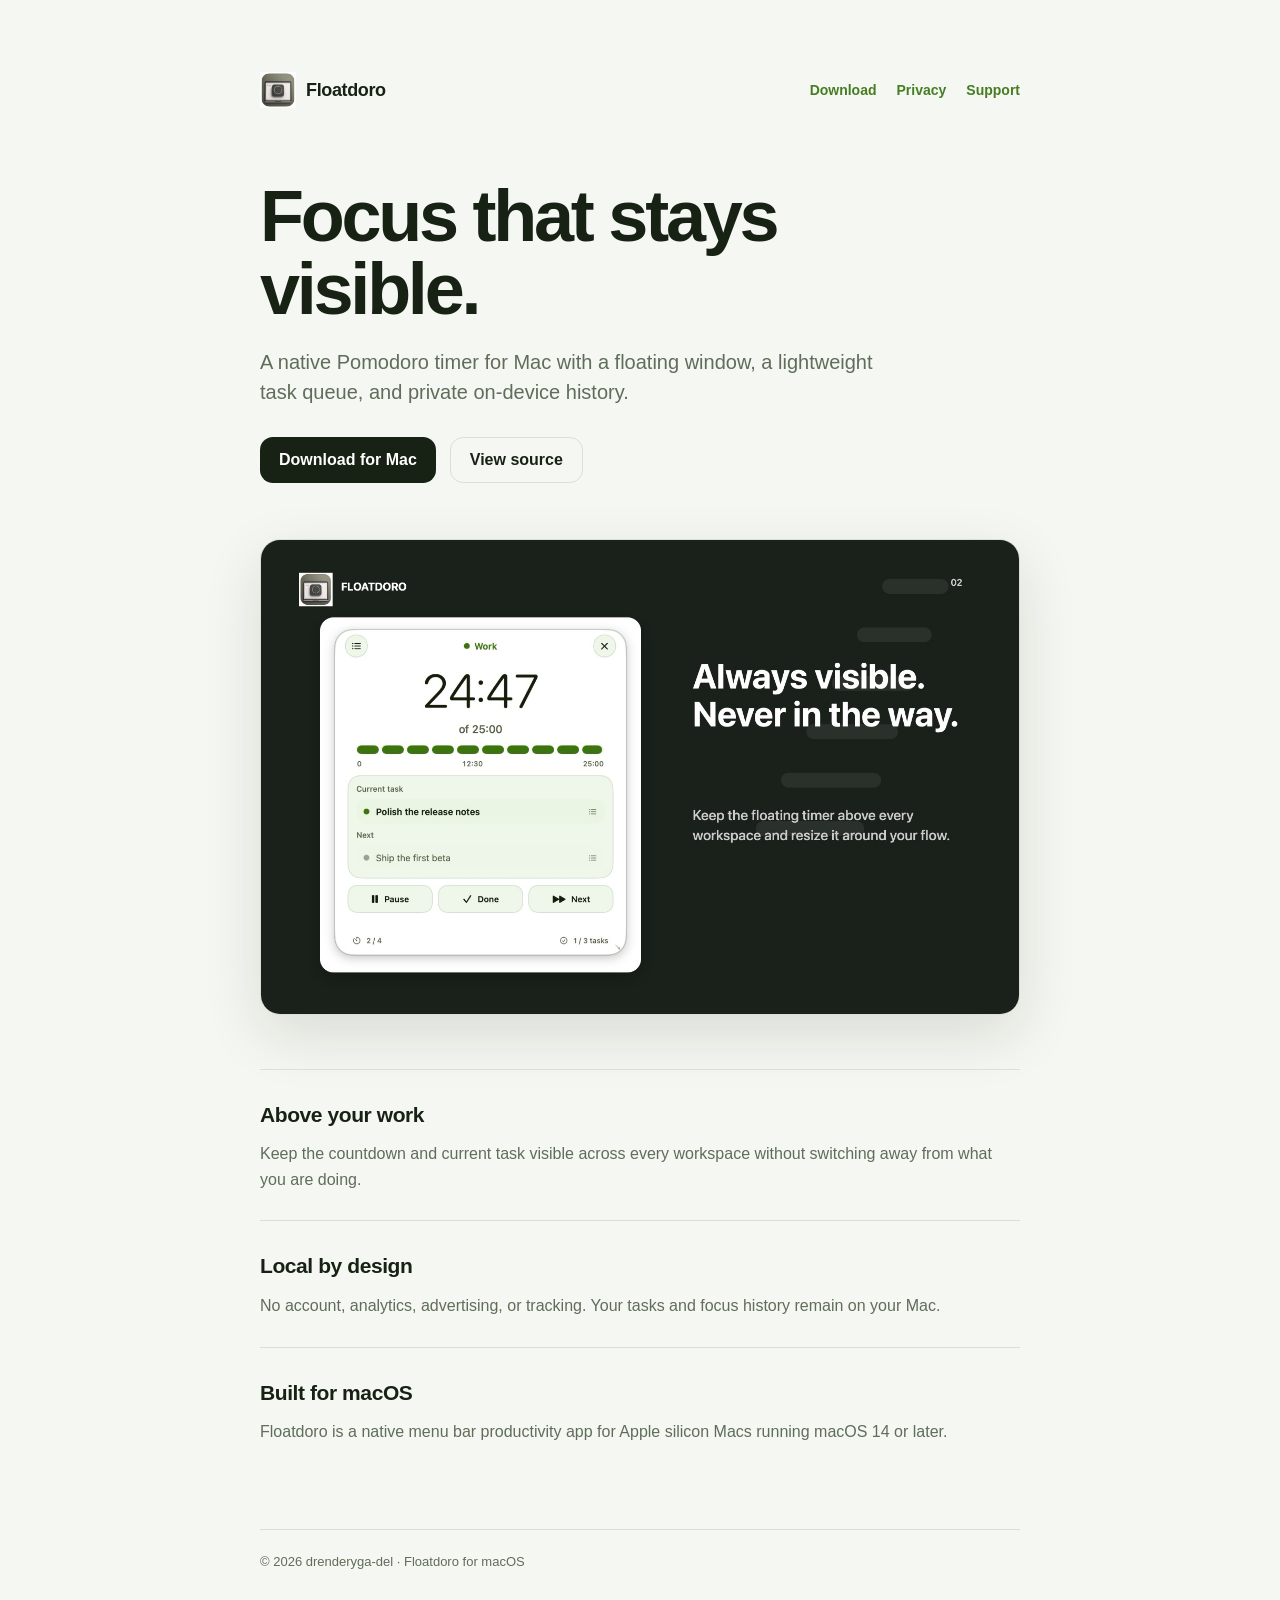
<file: docs/index.html>
<!doctype html>
<html lang="en">
  <head>
    <meta charset="utf-8">
    <meta name="viewport" content="width=device-width, initial-scale=1">
    <meta name="description" content="Floatdoro is a native floating Pomodoro timer for Mac. Keep your countdown and current task visible above every workspace.">
    <link rel="canonical" href="https://drenderyga-del.github.io/floatdoro/">
    <meta property="og:type" content="website">
    <meta property="og:title" content="Floatdoro — floating Pomodoro timer for Mac">
    <meta property="og:description" content="Keep your countdown and current task visible above every workspace.">
    <meta property="og:url" content="https://drenderyga-del.github.io/floatdoro/">
    <meta property="og:image" content="https://drenderyga-del.github.io/floatdoro/floatdoro-preview.jpg">
    <meta name="twitter:card" content="summary_large_image">
    <title>Floatdoro — floating Pomodoro timer for Mac</title>
    <link rel="stylesheet" href="styles.css">
    <link rel="icon" href="floatdoro-icon.png">
    <script type="application/ld+json">
      {
        "@context": "https://schema.org",
        "@type": "SoftwareApplication",
        "name": "Floatdoro",
        "operatingSystem": "macOS 14 or later",
        "applicationCategory": "ProductivityApplication",
        "description": "A native floating Pomodoro timer for Mac with a task queue and private on-device history.",
        "downloadUrl": "https://github.com/drenderyga-del/floatdoro/releases/latest",
        "softwareVersion": "1.0.0",
        "isAccessibleForFree": true,
        "offers": {
          "@type": "Offer",
          "price": "0",
          "priceCurrency": "USD"
        },
        "author": {
          "@type": "Person",
          "name": "drenderyga-del"
        }
      }
    </script>
  </head>
  <body>
    <main>
      <nav>
        <a class="brand" href="./">
          <img src="floatdoro-icon.png" width="36" height="36" alt="">
          Floatdoro
        </a>
        <div class="links">
          <a href="https://github.com/drenderyga-del/floatdoro/releases/latest">Download</a>
          <a href="privacy.html">Privacy</a>
          <a href="support.html">Support</a>
        </div>
      </nav>

      <div class="intro">
        <h1>Focus that stays visible.</h1>
        <p class="lede">A native Pomodoro timer for Mac with a floating window, a lightweight task queue, and private on-device history.</p>
        <div class="actions">
          <a class="primary-action" href="https://github.com/drenderyga-del/floatdoro/releases/latest">Download for Mac</a>
          <a class="secondary-action" href="https://github.com/drenderyga-del/floatdoro">View source</a>
        </div>
      </div>

      <img class="product-preview" src="floatdoro-preview.jpg" width="1440" height="900" alt="Floatdoro floating Pomodoro timer running on macOS">

      <section>
        <h2>Above your work</h2>
        <p>Keep the countdown and current task visible across every workspace without switching away from what you are doing.</p>
      </section>
      <section>
        <h2>Local by design</h2>
        <p>No account, analytics, advertising, or tracking. Your tasks and focus history remain on your Mac.</p>
      </section>
      <section>
        <h2>Built for macOS</h2>
        <p>Floatdoro is a native menu bar productivity app for Apple silicon Macs running macOS 14 or later.</p>
      </section>

      <footer>© 2026 drenderyga-del · Floatdoro for macOS</footer>
    </main>
  </body>
</html>
</file>
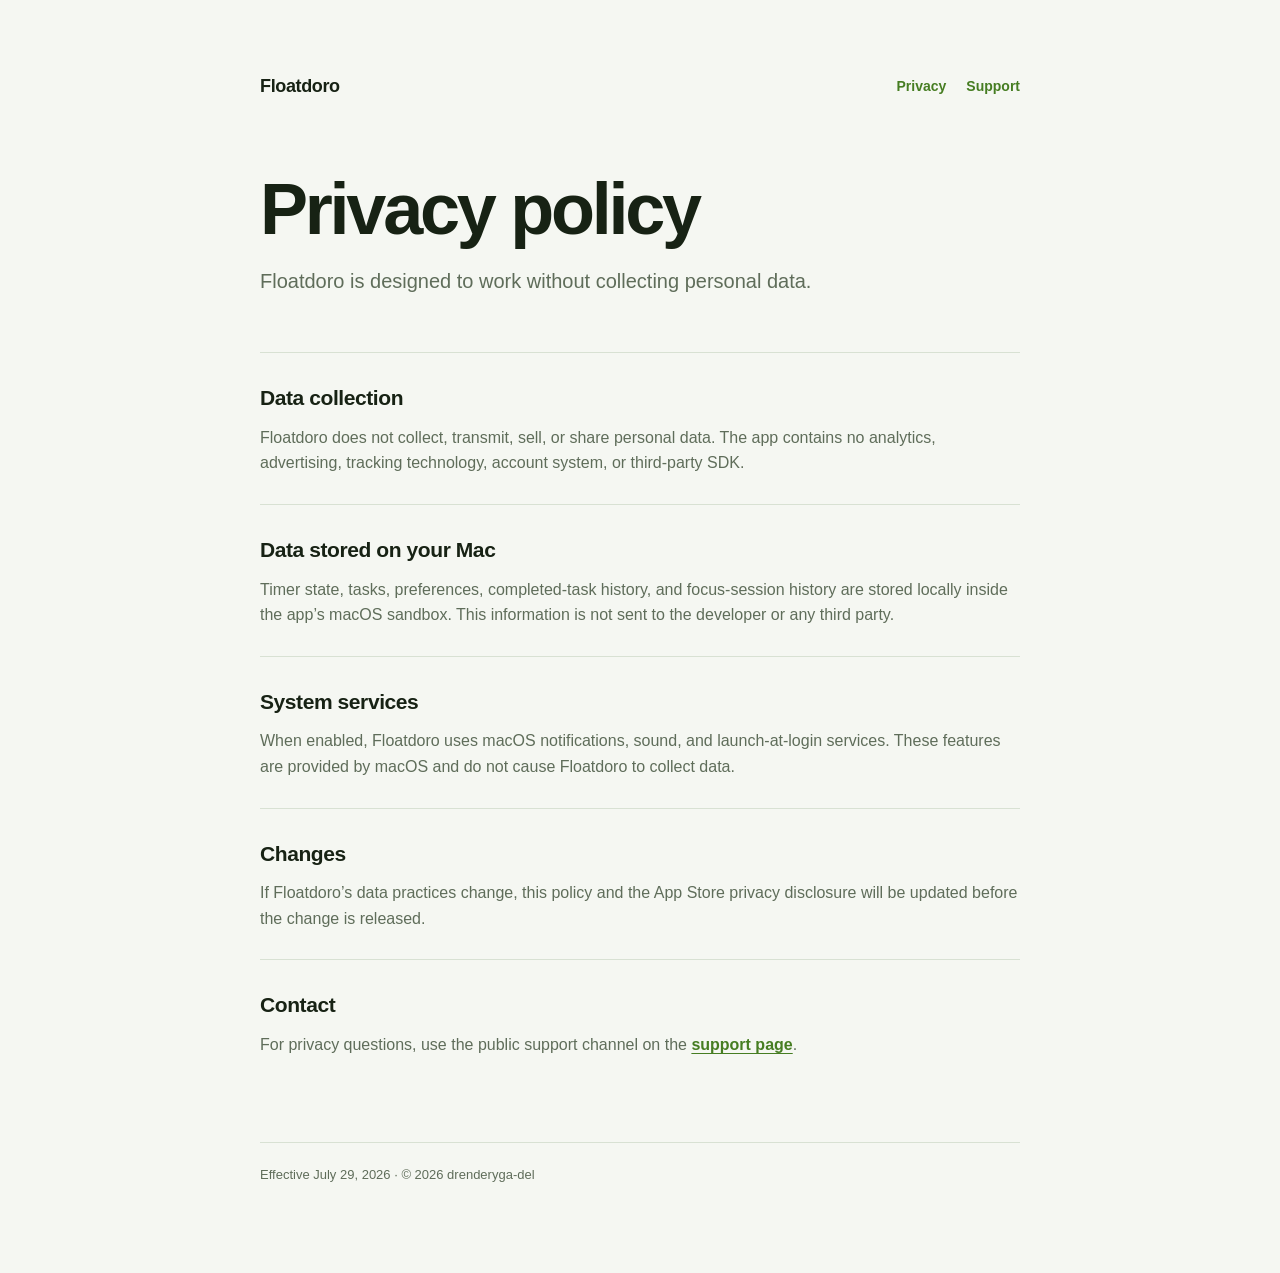
<file: docs/privacy.html>
<!doctype html>
<html lang="en">
  <head>
    <meta charset="utf-8">
    <meta name="viewport" content="width=device-width, initial-scale=1">
    <meta name="description" content="Floatdoro privacy policy.">
    <title>Privacy — Floatdoro</title>
    <link rel="stylesheet" href="styles.css">
  </head>
  <body>
    <main>
      <nav>
        <a class="brand" href="./">Floatdoro</a>
        <div class="links">
          <a href="privacy.html">Privacy</a>
          <a href="support.html">Support</a>
        </div>
      </nav>

      <div class="intro">
        <h1>Privacy policy</h1>
        <p class="lede">Floatdoro is designed to work without collecting personal data.</p>
      </div>

      <section>
        <h2>Data collection</h2>
        <p>Floatdoro does not collect, transmit, sell, or share personal data. The app contains no analytics, advertising, tracking technology, account system, or third-party SDK.</p>
      </section>
      <section>
        <h2>Data stored on your Mac</h2>
        <p>Timer state, tasks, preferences, completed-task history, and focus-session history are stored locally inside the app’s macOS sandbox. This information is not sent to the developer or any third party.</p>
      </section>
      <section>
        <h2>System services</h2>
        <p>When enabled, Floatdoro uses macOS notifications, sound, and launch-at-login services. These features are provided by macOS and do not cause Floatdoro to collect data.</p>
      </section>
      <section>
        <h2>Changes</h2>
        <p>If Floatdoro’s data practices change, this policy and the App Store privacy disclosure will be updated before the change is released.</p>
      </section>
      <section>
        <h2>Contact</h2>
        <p>For privacy questions, use the public support channel on the <a href="support.html">support page</a>.</p>
      </section>

      <footer>Effective July 29, 2026 · © 2026 drenderyga-del</footer>
    </main>
  </body>
</html>
</file>
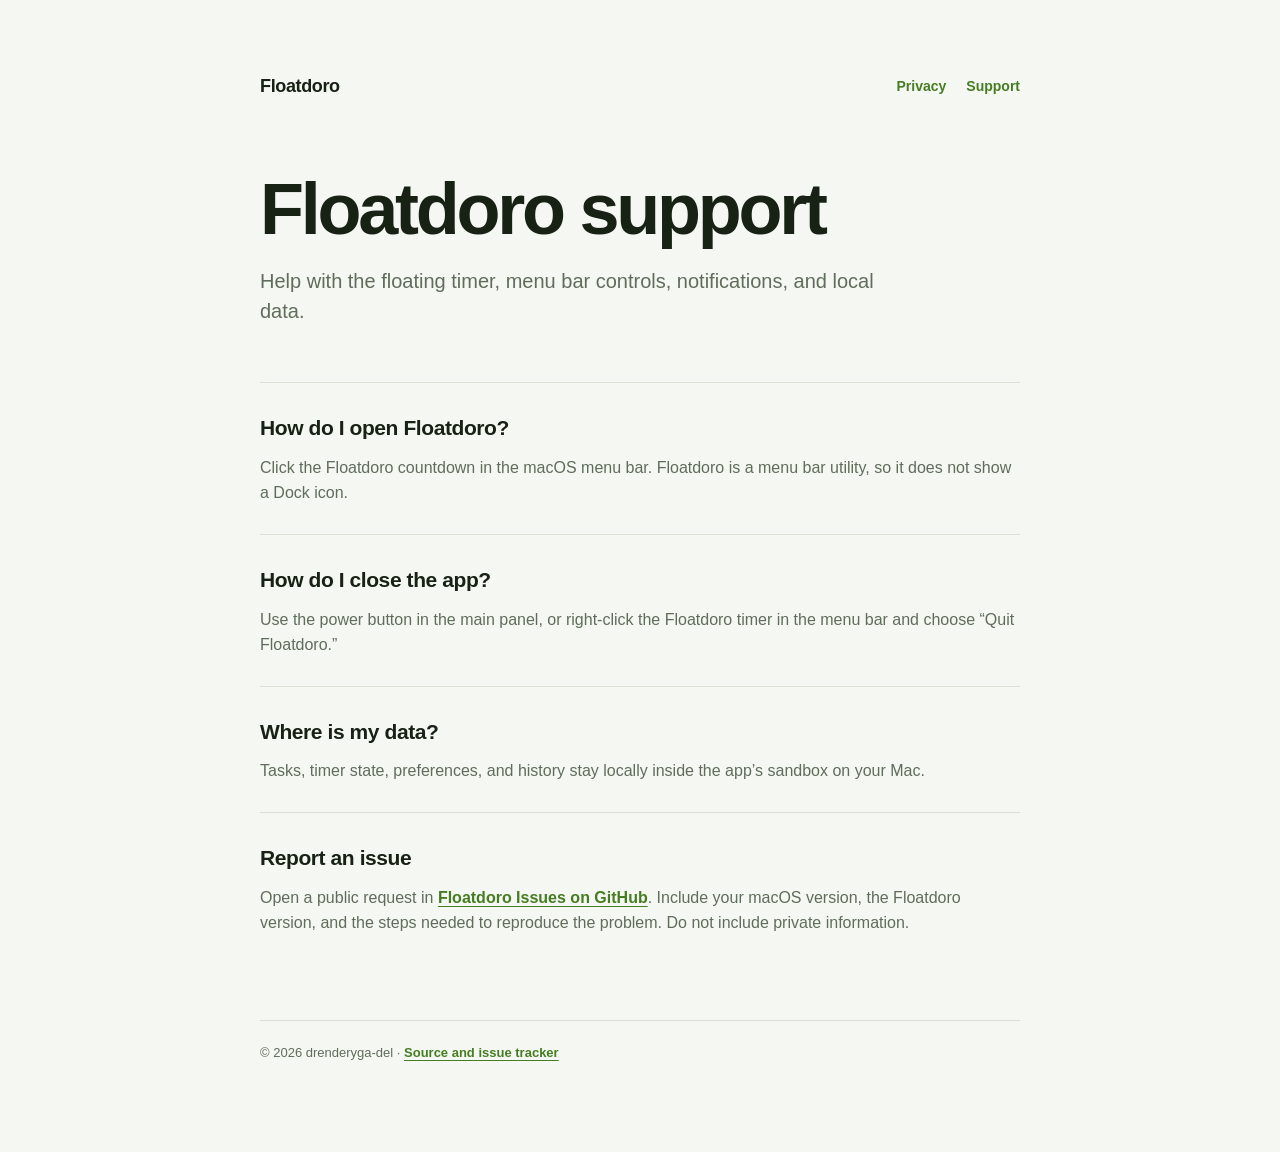
<file: docs/support.html>
<!doctype html>
<html lang="en">
  <head>
    <meta charset="utf-8">
    <meta name="viewport" content="width=device-width, initial-scale=1">
    <meta name="description" content="Floatdoro support and troubleshooting.">
    <title>Support — Floatdoro</title>
    <link rel="stylesheet" href="styles.css">
  </head>
  <body>
    <main>
      <nav>
        <a class="brand" href="./">Floatdoro</a>
        <div class="links">
          <a href="privacy.html">Privacy</a>
          <a href="support.html">Support</a>
        </div>
      </nav>

      <div class="intro">
        <h1>Floatdoro support</h1>
        <p class="lede">Help with the floating timer, menu bar controls, notifications, and local data.</p>
      </div>

      <section>
        <h2>How do I open Floatdoro?</h2>
        <p>Click the Floatdoro countdown in the macOS menu bar. Floatdoro is a menu bar utility, so it does not show a Dock icon.</p>
      </section>
      <section>
        <h2>How do I close the app?</h2>
        <p>Use the power button in the main panel, or right-click the Floatdoro timer in the menu bar and choose “Quit Floatdoro.”</p>
      </section>
      <section>
        <h2>Where is my data?</h2>
        <p>Tasks, timer state, preferences, and history stay locally inside the app’s sandbox on your Mac.</p>
      </section>
      <section>
        <h2>Report an issue</h2>
        <p>Open a public request in <a href="https://github.com/drenderyga-del/floatdoro/issues">Floatdoro Issues on GitHub</a>. Include your macOS version, the Floatdoro version, and the steps needed to reproduce the problem. Do not include private information.</p>
      </section>

      <footer>© 2026 drenderyga-del · <a href="https://github.com/drenderyga-del/floatdoro">Source and issue tracker</a></footer>
    </main>
  </body>
</html>
</file>
<file: docs/styles.css>
:root {
  color-scheme: light;
  --canvas: #f5f7f2;
  --surface: #ffffff;
  --ink: #172214;
  --muted: #5f6d5a;
  --accent: #467d22;
  --line: #d8e1d3;
}

* {
  box-sizing: border-box;
}

body {
  margin: 0;
  background: var(--canvas);
  color: var(--ink);
  font-family: -apple-system, BlinkMacSystemFont, "SF Pro Text", sans-serif;
  line-height: 1.6;
}

main {
  width: min(760px, calc(100% - 40px));
  margin: 0 auto;
  padding: 72px 0 88px;
}

nav {
  display: flex;
  align-items: center;
  justify-content: space-between;
  gap: 24px;
  margin-bottom: 72px;
}

.brand {
  display: inline-flex;
  align-items: center;
  gap: 10px;
  color: var(--ink);
  font-size: 18px;
  font-weight: 750;
  letter-spacing: -0.02em;
  text-decoration: none;
}

.links {
  display: flex;
  gap: 20px;
}

.links a,
main a {
  color: var(--accent);
  font-weight: 650;
  text-underline-offset: 3px;
}

.links a {
  font-size: 14px;
  text-decoration: none;
}

.intro {
  margin-bottom: 56px;
}

.actions {
  display: flex;
  flex-wrap: wrap;
  align-items: center;
  gap: 14px;
  margin-top: 30px;
}

.primary-action,
.secondary-action {
  display: inline-flex;
  align-items: center;
  justify-content: center;
  min-height: 46px;
  padding: 0 19px;
  border-radius: 13px;
  text-decoration: none;
}

main .primary-action {
  background: var(--ink);
  color: white;
}

main .secondary-action {
  border: 1px solid var(--line);
  color: var(--ink);
}

.product-preview {
  display: block;
  width: 100%;
  height: auto;
  margin: 0 0 54px;
  border: 1px solid var(--line);
  border-radius: 20px;
  box-shadow: 0 20px 60px rgb(23 34 20 / 12%);
}

h1 {
  max-width: 680px;
  margin: 0 0 20px;
  font-size: clamp(42px, 8vw, 72px);
  font-weight: 760;
  letter-spacing: -0.045em;
  line-height: 1.02;
}

.lede {
  max-width: 630px;
  margin: 0;
  color: var(--muted);
  font-size: 20px;
  line-height: 1.5;
}

section {
  padding: 28px 0;
  border-top: 1px solid var(--line);
}

h2 {
  margin: 0 0 10px;
  font-size: 21px;
  letter-spacing: -0.02em;
}

p,
ul {
  margin: 0;
  color: var(--muted);
}

ul {
  padding-left: 22px;
}

footer {
  margin-top: 56px;
  padding-top: 22px;
  border-top: 1px solid var(--line);
  color: var(--muted);
  font-size: 13px;
}

@media (max-width: 560px) {
  main {
    width: min(100% - 28px, 760px);
    padding-top: 28px;
  }

  nav {
    align-items: flex-start;
    flex-direction: column;
    margin-bottom: 48px;
  }

  h1 {
    font-size: 44px;
  }
}
</file>
